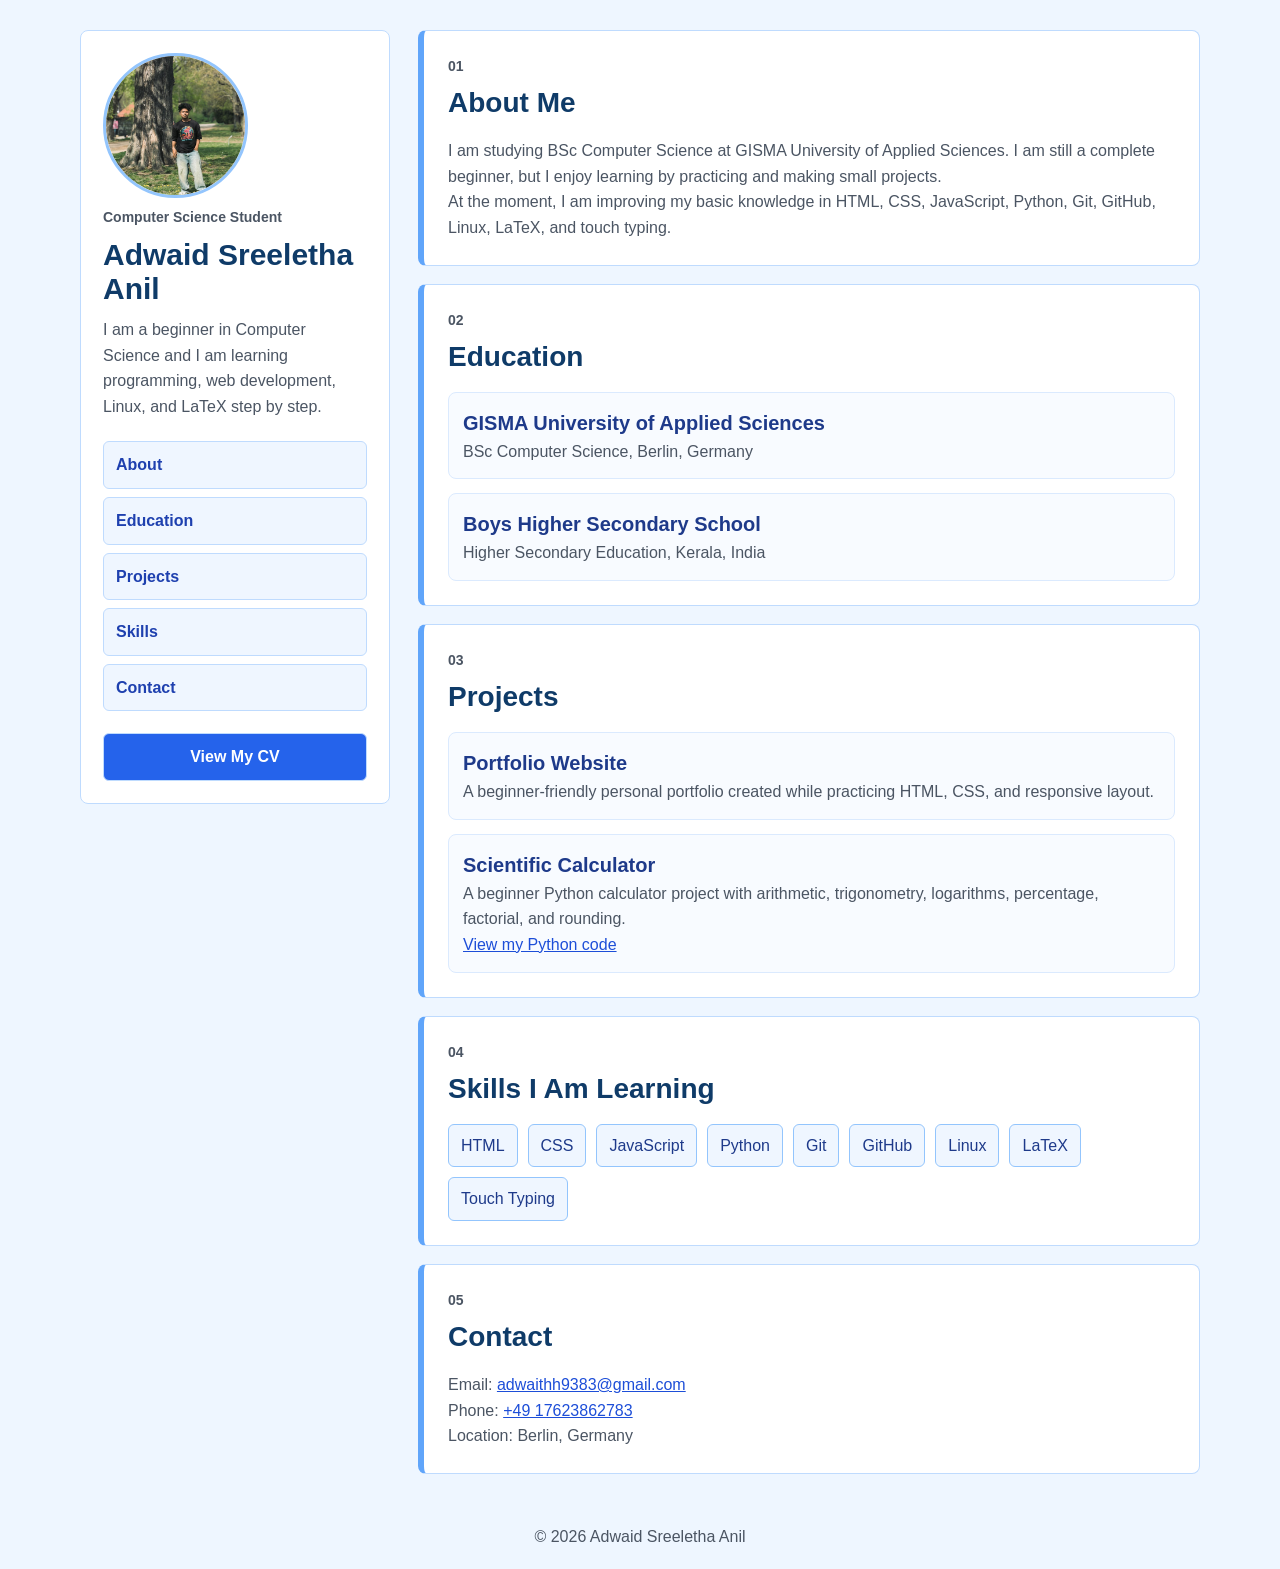
<file: index.html>
<!DOCTYPE html>
<html lang="en">
<head>
  <meta charset="UTF-8" />
  <meta name="viewport" content="width=device-width, initial-scale=1.0" />
  <title>Adwaid Sreeletha Anil | Portfolio</title>
  <link rel="stylesheet" href="style.css" />
</head>
<body>
  <main class="portfolio-layout">
    <aside class="profile-panel">
      <img src="imagesprofile.jpg.jpeg" alt="Portrait of Adwaid Sreeletha Anil" />
      <p class="small-title">Computer Science Student</p>
      <h1>Adwaid Sreeletha Anil</h1>
      <p>
        I am a beginner in Computer Science and I am learning programming, web development, Linux, and LaTeX step by step.
      </p>

      <nav class="side-links">
        <a href="#about">About</a>
        <a href="#education">Education</a>
        <a href="#projects">Projects</a>
        <a href="#skills">Skills</a>
        <a href="#contact">Contact</a>
      </nav>

      <a class="cv-link" href="Adwaid-Sreeletha-Anil-CV.pdf" target="_blank">View My CV</a>
    </aside>

    <div class="content-panel">
      <section id="about" class="notebook-section">
        <p class="section-number">01</p>
        <h2>About Me</h2>
        <p>
          I am studying BSc Computer Science at GISMA University of Applied Sciences. I am still a complete beginner, but I enjoy learning by practicing and making small projects.
        </p>
        <p>
          At the moment, I am improving my basic knowledge in HTML, CSS, JavaScript, Python, Git, GitHub, Linux, LaTeX, and touch typing.
        </p>
      </section>

      <section id="education" class="notebook-section">
        <p class="section-number">02</p>
        <h2>Education</h2>
        <div class="simple-list">
          <div>
            <h3>GISMA University of Applied Sciences</h3>
            <p>BSc Computer Science, Berlin, Germany</p>
          </div>
          <div>
            <h3>Boys Higher Secondary School</h3>
            <p>Higher Secondary Education, Kerala, India</p>
          </div>
        </div>
      </section>

      <section id="projects" class="notebook-section">
        <p class="section-number">03</p>
        <h2>Projects</h2>
        <div class="simple-list">
          <div>
            <h3>Portfolio Website</h3>
            <p>A beginner-friendly personal portfolio created while practicing HTML, CSS, and responsive layout.</p>
          </div>
          <div>
            <h3>Scientific Calculator</h3>
            <p>A beginner Python calculator project with arithmetic, trigonometry, logarithms, percentage, factorial, and rounding.</p>
            <a href="calculator-project.html">View my Python code</a>
          </div>
        </div>
      </section>

      <section id="skills" class="notebook-section">
        <p class="section-number">04</p>
        <h2>Skills I Am Learning</h2>
        <div class="skill-row">
          <span>HTML</span>
          <span>CSS</span>
          <span>JavaScript</span>
          <span>Python</span>
          <span>Git</span>
          <span>GitHub</span>
          <span>Linux</span>
          <span>LaTeX</span>
          <span>Touch Typing</span>
        </div>
      </section>

      <section id="contact" class="notebook-section">
        <p class="section-number">05</p>
        <h2>Contact</h2>
        <p>Email: <a href="mailto:adwaithh9383@gmail.com">adwaithh9383@gmail.com</a></p>
        <p>Phone: <a href="tel:+4917623862783">+49 17623862783</a></p>
        <p>Location: Berlin, Germany</p>
      </section>
    </div>
  </main>

  <footer>
    <p>&copy; 2026 Adwaid Sreeletha Anil</p>
  </footer>
</body>
</html>
</file>
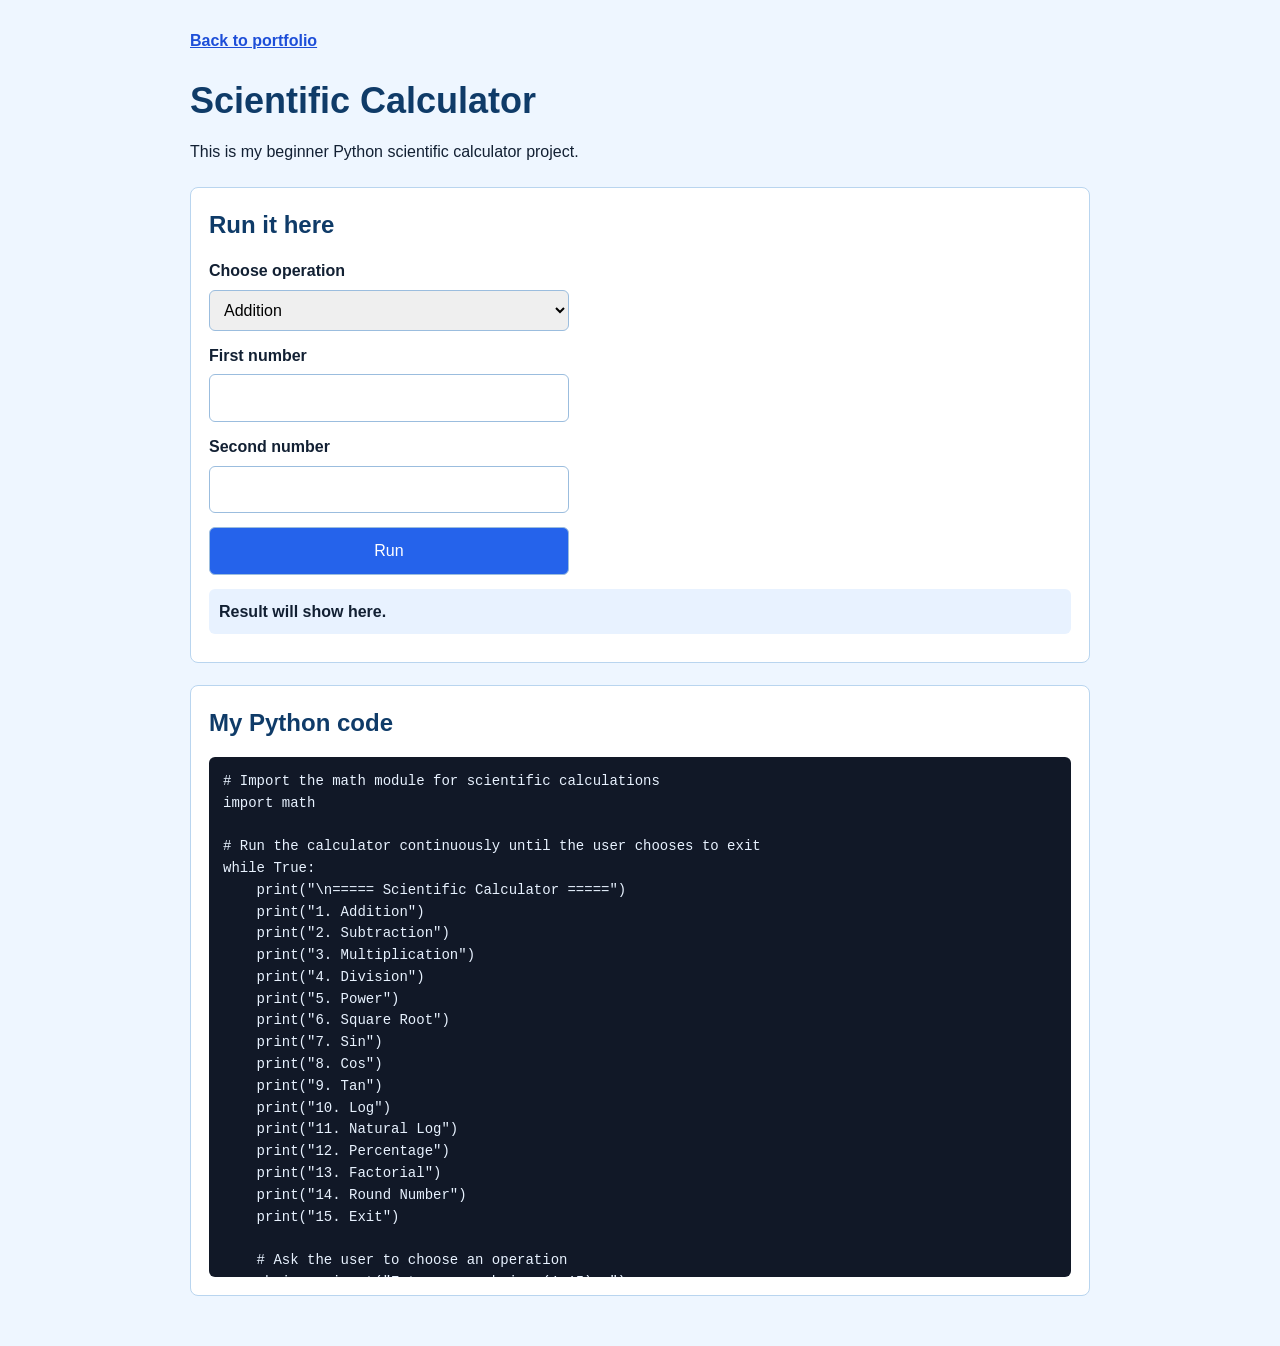
<file: calculator-project.html>
<!DOCTYPE html>
<html lang="en">
<head>
  <meta charset="UTF-8" />
  <meta name="viewport" content="width=device-width, initial-scale=1.0" />
  <title>Scientific Calculator</title>
  <link rel="stylesheet" href="style.css" />
</head>
<body class="simple-project-page">
  <main class="simple-project">
    <a class="back-link" href="index.html#projects">Back to portfolio</a>

    <h1>Scientific Calculator</h1>
    <p>This is my beginner Python scientific calculator project.</p>

    <section class="simple-box">
      <h2>Run it here</h2>
      <label for="simple-operation">Choose operation</label>
      <select id="simple-operation">
        <option value="add">Addition</option>
        <option value="subtract">Subtraction</option>
        <option value="multiply">Multiplication</option>
        <option value="divide">Division</option>
        <option value="power">Power</option>
        <option value="sqrt">Square Root</option>
        <option value="sin">Sin</option>
        <option value="cos">Cos</option>
        <option value="tan">Tan</option>
        <option value="log10">Log</option>
        <option value="ln">Natural Log</option>
        <option value="percentage">Percentage</option>
        <option value="factorial">Factorial</option>
        <option value="round">Round Number</option>
      </select>

      <label for="simple-first">First number</label>
      <input id="simple-first" type="number" step="any" />

      <div id="simple-second-wrap">
        <label for="simple-second">Second number</label>
        <input id="simple-second" type="number" step="any" />
      </div>

      <button id="simple-run" type="button">Run</button>
      <p id="simple-result">Result will show here.</p>
    </section>

    <section class="simple-box">
      <h2>My Python code</h2>
      <pre><code># Import the math module for scientific calculations
import math

# Run the calculator continuously until the user chooses to exit
while True:
    print("\n===== Scientific Calculator =====")
    print("1. Addition")
    print("2. Subtraction")
    print("3. Multiplication")
    print("4. Division")
    print("5. Power")
    print("6. Square Root")
    print("7. Sin")
    print("8. Cos")
    print("9. Tan")
    print("10. Log")
    print("11. Natural Log")
    print("12. Percentage")
    print("13. Factorial")
    print("14. Round Number")
    print("15. Exit")

    # Ask the user to choose an operation
    choice = input("Enter your choice (1-15): ")

    if choice == "15":
        print("Thank you for using the Scientific Calculator!")
        break

    if choice not in ["1", "2", "3", "4", "5", "6", "7", "8", "9", "10", "11", "12", "13", "14"]:
        print("Invalid choice! Please try again.")
        continue

    try:
        num1 = float(input("Enter first number: "))
    except ValueError:
        print("Invalid input! Please enter a number.")
        continue

    if choice in ["1", "2", "3", "4", "5"]:
        try:
            num2 = float(input("Enter second number: "))
        except ValueError:
            print("Invalid input! Please enter a number.")
            continue

    if choice == "1":
        # Perform addition
        print("Result:", num1 + num2)

    elif choice == "2":
        # Perform subtraction
        print("Result:", num1 - num2)

    elif choice == "3":
        # Perform multiplication
        print("Result:", num1 * num2)

    elif choice == "4":
        # Perform division:
        if num2 != 0:
            print("Result:", num1 / num2)
        else:
            print("Error! Cannot divide by zero.")

    elif choice == "5":
        # Calculate power
        print("Result:", num1 ** num2)

    elif choice == "6":
        #Calculate square root
        if num1 >= 0:
            print("Result:", math.sqrt(num1))
        else:
            print("Error! Cannot find square root of a negative number.")

    elif choice == "7":
        # Calculate sine
        print("Result:", math.sin(math.radians(num1)))

    elif choice == "8":
        # Calculate cosine
        print("Result:", math.cos(math.radians(num1)))

    elif choice == "9":
        # Calculate tangent
        print("Result:", math.tan(math.radians(num1)))

    elif choice == "10":
        # Calculate base-10 logarithm
        if num1 > 0:
            print("Result:", math.log10(num1))
        else:
            print("Error! Log is only defined for positive numbers.")

    elif choice == "11":
        # Calculate natural logarithm
        if num1 > 0:
            print("Result:", math.log(num1))
        else:
            print("Error! Natural log is only defined for positive numbers.")

    elif choice == "12":
        # Convert the number to a percentage
        print("Result:", num1 / 100)

    elif choice == "13":
        # Calculate factorial
        if num1 >= 0 and num1.is_integer():
            print("Result:", math.factorial(int(num1)))
        else:
            print("Error! Factorial is only defined for non-negative integers.")

    elif choice == "14":
        # Round the number to a specified number of decimal places
        try:
            decimal_places = int(input("Enter number of decimal places: "))
            print("Result:", round(num1, decimal_places))
        except ValueError:
            print("Invalid input! Please enter a whole number.")
            continue</code></pre>
    </section>
  </main>

  <script src="script.js"></script>
</body>
</html>
</file>
<file: style.css>
* {
  margin: 0;
  padding: 0;
  box-sizing: border-box;
}

html {
  scroll-behavior: smooth;
}

body {
  font-family: Arial, Helvetica, sans-serif;
  line-height: 1.6;
  color: #263241;
  background: #eef6ff;
}

a {
  color: #1d4ed8;
}

.portfolio-layout {
  display: grid;
  grid-template-columns: 310px minmax(0, 1fr);
  gap: 28px;
  width: min(1120px, calc(100% - 32px));
  margin: 0 auto;
  padding: 30px 0;
}

.profile-panel {
  position: sticky;
  top: 24px;
  align-self: start;
  padding: 22px;
  border: 1px solid #bfdbfe;
  border-radius: 8px;
  background: #ffffff;
}

.profile-panel img {
  width: 145px;
  height: 145px;
  border: 3px solid #93c5fd;
  border-radius: 50%;
  object-fit: cover;
  object-position: center 100%;
}

.small-title,
.section-number {
  color: #2563eb;
  font-size: 14px;
  font-weight: 700;
}

.profile-panel h1 {
  margin: 10px 0;
  color: #0f3b68;
  font-size: 30px;
  line-height: 1.15;
}

.profile-panel p {
  color: #4b5563;
}

.side-links {
  display: grid;
  gap: 8px;
  margin: 22px 0;
}

.side-links a,
.cv-link {
  display: block;
  padding: 10px 12px;
  border: 1px solid #bfdbfe;
  border-radius: 6px;
  color: #1e40af;
  background: #eff6ff;
  font-weight: 700;
  text-decoration: none;
}

.cv-link {
  color: #ffffff;
  background: #2563eb;
  text-align: center;
}

.content-panel {
  display: grid;
  gap: 18px;
}

.notebook-section {
  padding: 24px;
  border: 1px solid #bfdbfe;
  border-left: 6px solid #60a5fa;
  border-radius: 8px;
  background: #ffffff;
}

.notebook-section h2 {
  margin: 4px 0 12px;
  color: #0f3b68;
  font-size: 28px;
}

.notebook-section p {
  color: #4b5563;
}

.simple-list {
  display: grid;
  gap: 14px;
}

.simple-list div {
  padding: 14px;
  border: 1px solid #dbeafe;
  border-radius: 8px;
  background: #f8fbff;
}

.simple-list h3 {
  color: #1e3a8a;
  font-size: 20px;
}

.skill-row {
  display: flex;
  flex-wrap: wrap;
  gap: 10px;
}

.skill-row span {
  padding: 8px 12px;
  border: 1px solid #93c5fd;
  border-radius: 6px;
  color: #1e3a8a;
  background: #eff6ff;
}

footer {
  padding: 20px;
  color: #4b5563;
  text-align: center;
}

.simple-project-page {
  background: #eef6ff;
  color: #122033;
}

.simple-project {
  width: min(900px, calc(100% - 28px));
  margin: 0 auto;
  padding: 28px 0 50px;
}

.simple-project h1 {
  margin-top: 18px;
  color: #0f3b68;
  font-size: 36px;
}

.simple-project h2 {
  margin-bottom: 14px;
  color: #0f3b68;
}

.simple-project p {
  margin: 10px 0;
}

.back-link {
  color: #1d4ed8;
  font-weight: 700;
}

.simple-box {
  margin-top: 22px;
  padding: 18px;
  border: 1px solid #b9d5ef;
  border-radius: 8px;
  background: #ffffff;
}

.simple-box label {
  display: block;
  margin-top: 12px;
  margin-bottom: 6px;
  font-weight: 700;
}

.simple-box input,
.simple-box select,
.simple-box button {
  width: 100%;
  max-width: 360px;
  padding: 10px;
  border: 1px solid #9bbdde;
  border-radius: 6px;
  font: inherit;
}

.simple-box button {
  margin-top: 14px;
  color: #ffffff;
  background: #2563eb;
  cursor: pointer;
}

#simple-result {
  margin-top: 14px;
  padding: 10px;
  border-radius: 6px;
  background: #e8f2ff;
  font-weight: 700;
}

.simple-box pre {
  max-height: 520px;
  margin-top: 10px;
  padding: 14px;
  overflow: auto;
  border-radius: 6px;
  color: #e8f2ff;
  background: #111827;
}

.simple-box code {
  font-family: "Courier New", monospace;
  font-size: 14px;
  line-height: 1.5;
  white-space: pre;
}

@media (max-width: 820px) {
  .portfolio-layout {
    grid-template-columns: 1fr;
  }

  .profile-panel {
    position: static;
  }

  .side-links {
    grid-template-columns: repeat(2, minmax(0, 1fr));
  }
}

@media (max-width: 520px) {
  .side-links {
    grid-template-columns: 1fr;
  }

  .notebook-section,
  .profile-panel {
    padding: 18px;
  }
}
</file>
